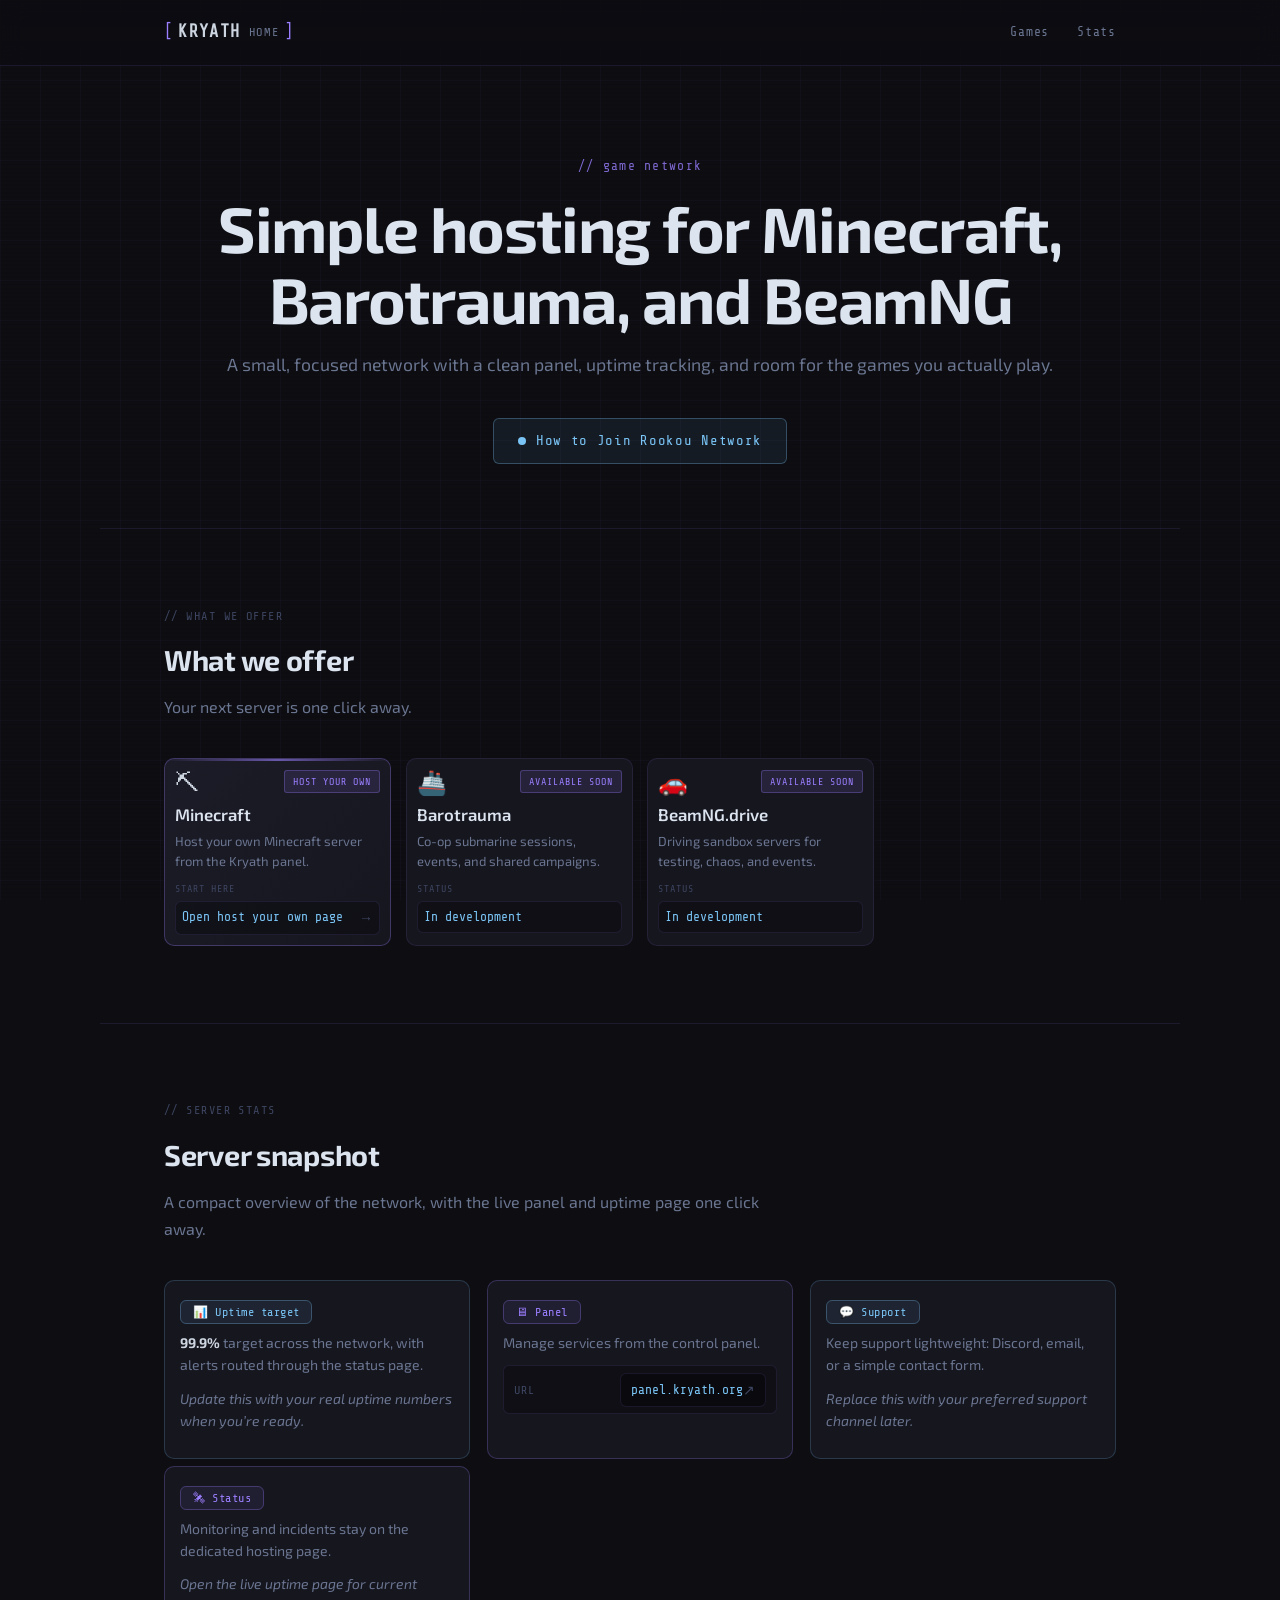
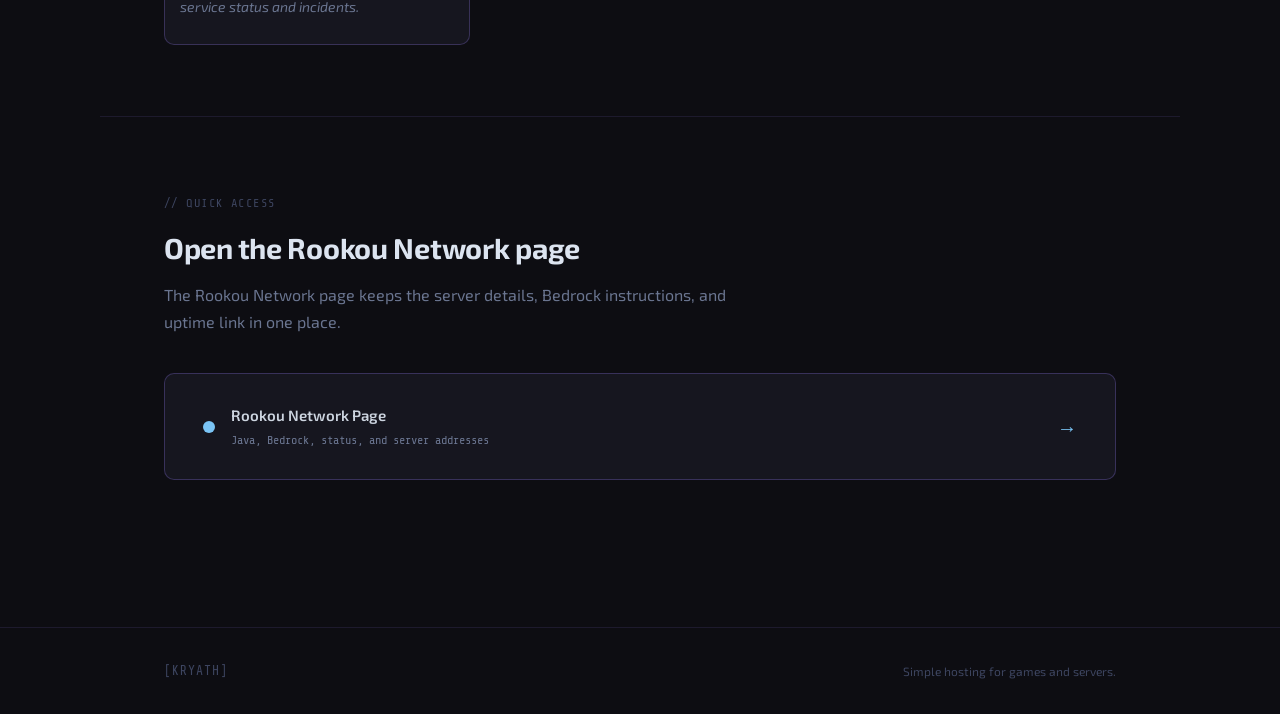
<file: index.html>
<!DOCTYPE html>
<html lang="en">
<head>
  <meta charset="UTF-8" />
  <meta name="viewport" content="width=device-width, initial-scale=1.0" />
  <title>Kryath</title>
  <link rel="preconnect" href="https://fonts.googleapis.com" />
  <link rel="preconnect" href="https://fonts.gstatic.com" crossorigin />
  <link href="https://fonts.googleapis.com/css2?family=Share+Tech+Mono&family=Exo+2:wght@300;400;600;700&display=swap" rel="stylesheet" />
  <link rel="stylesheet" href="style.css" />
</head>
<body>

  <div class="grid-bg" aria-hidden="true"></div>
  <div class="scanline" aria-hidden="true"></div>

  <header>
    <div class="header-inner container">
      <div class="logo">
        <span class="logo-bracket">[</span>
        <span class="logo-text">KRYATH</span>
        <span class="logo-sub">HOME</span>
        <span class="logo-bracket">]</span>
      </div>
      <nav>
        <a href="#games">Games</a>
        <a href="#stats">Stats</a>
      </nav>
    </div>
  </header>

  <main>

    <section class="hero container">
      <div class="hero-tag">// game network</div>
      <h1>Simple hosting for Minecraft, Barotrauma, and BeamNG</h1>
      <p class="hero-sub">A small, focused network with a clean panel, uptime tracking, and room for the games you actually play.</p>
      <div class="hero-actions">
        <a href="rookounetwork/" class="btn-status">
          <span class="pulse-dot"></span>
          How to Join Rookou Network
        </a>
      </div>
    </section>

    <section id="games" class="container section">
      <div class="section-label">// what we offer</div>
      <h2>What we offer</h2>
      <p class="section-intro">Your next server is one click away.</p>
      <div class="server-grid">

        <a class="server-card featured card-link" href="host/" aria-label="Open host your own Minecraft page">
          <div class="card-top">
            <div class="server-icon survival" aria-hidden="true">⛏</div>
            <div class="card-badge">Host your own</div>
          </div>
          <h3>Minecraft</h3>
          <p class="card-desc">Host your own Minecraft server from the Kryath panel.</p>
          <div class="address-block">
            <span class="addr-label">Start here</span>
            <span class="addr-copy static">
              <span class="addr-text">Open host your own page</span>
              <span class="copy-icon">→</span>
            </span>
          </div>
        </a>

        <div class="server-card">
          <div class="card-top">
            <div class="server-icon archive" aria-hidden="true">🚢</div>
            <div class="card-badge">Available soon</div>
          </div>
          <h3>Barotrauma</h3>
          <p class="card-desc">Co-op submarine sessions, events, and shared campaigns.</p>
          <div class="address-block">
            <span class="addr-label">Status</span>
            <span class="addr-copy static">
              <span class="addr-text">In development</span>
            </span>
          </div>
        </div>

        <div class="server-card">
          <div class="card-top">
            <div class="server-icon creative" aria-hidden="true">🚗</div>
            <div class="card-badge">Available soon</div>
          </div>
          <h3>BeamNG.drive</h3>
          <p class="card-desc">Driving sandbox servers for testing, chaos, and events.</p>
          <div class="address-block">
            <span class="addr-label">Status</span>
            <span class="addr-copy static">
              <span class="addr-text">In development</span>
            </span>
          </div>
        </div>

      </div>
    </section>

    <section id="stats" class="container section">
      <div class="section-label">// server stats</div>
      <h2>Server snapshot</h2>
      <p class="section-intro">A compact overview of the network, with the live panel and uptime page one click away.</p>

      <div class="bedrock-grid">

        <div class="bedrock-card mcpe">
          <div class="bedrock-card-header">
            <span class="platform-badge mcpe-badge">📊 Uptime target</span>
          </div>
          <p><strong>99.9%</strong> target across the network, with alerts routed through the status page.</p>
          <p class="card-note">Update this with your real uptime numbers when you’re ready.</p>
        </div>

        <a class="bedrock-card xbox card-link" href="https://panel.kryath.org" target="_blank" rel="noopener" aria-label="Open server panel">
          <div class="bedrock-card-header">
            <span class="platform-badge xbox-badge">🖥 Panel</span>
          </div>
          <p>Manage services from the control panel.</p>
          <div class="connection-table">
            <div class="conn-row">
              <span class="conn-key">URL</span>
              <span class="addr-copy inline static">
                <span class="addr-text">panel.kryath.org</span>
                <span class="copy-icon">↗</span>
              </span>
            </div>
          </div>
        </a>

        <div class="bedrock-card mcpe">
          <div class="bedrock-card-header">
            <span class="platform-badge mcpe-badge">💬 Support</span>
          </div>
          <p>Keep support lightweight: Discord, email, or a simple contact form.</p>
          <p class="card-note">Replace this with your preferred support channel later.</p>
        </div>

        <a class="bedrock-card xbox card-link" href="https://uptime.kryath.org/status/gamehosting" target="_blank" rel="noopener" aria-label="Open live uptime status page">
          <div class="bedrock-card-header">
            <span class="platform-badge xbox-badge">🛰 Status</span>
          </div>
          <p>Monitoring and incidents stay on the dedicated hosting page.</p>
          <p class="card-note">Open the live uptime page for current service status and incidents.</p>
        </a>

      </div>
    </section>

    <section class="container section">
      <div class="section-label">// quick access</div>
      <h2>Open the Rookou Network page</h2>
      <p class="section-intro">The Rookou Network page keeps the server details, Bedrock instructions, and uptime link in one place.</p>
      <a href="rookounetwork/" target="_self" class="status-banner">
        <div class="status-banner-left">
          <span class="pulse-dot large"></span>
          <div>
            <span class="status-banner-title">Rookou Network Page</span>
            <span class="status-banner-url">Java, Bedrock, status, and server addresses</span>
          </div>
        </div>
        <span class="status-banner-arrow">→</span>
      </a>
    </section>

  </main>

  <footer>
    <div class="container footer-inner">
      <span class="logo-small">[KRYATH]</span>
      <span class="footer-copy">Simple hosting for games and servers.</span>
    </div>
  </footer>

  <script src="main.js"></script>
</body>
</html>
</file>
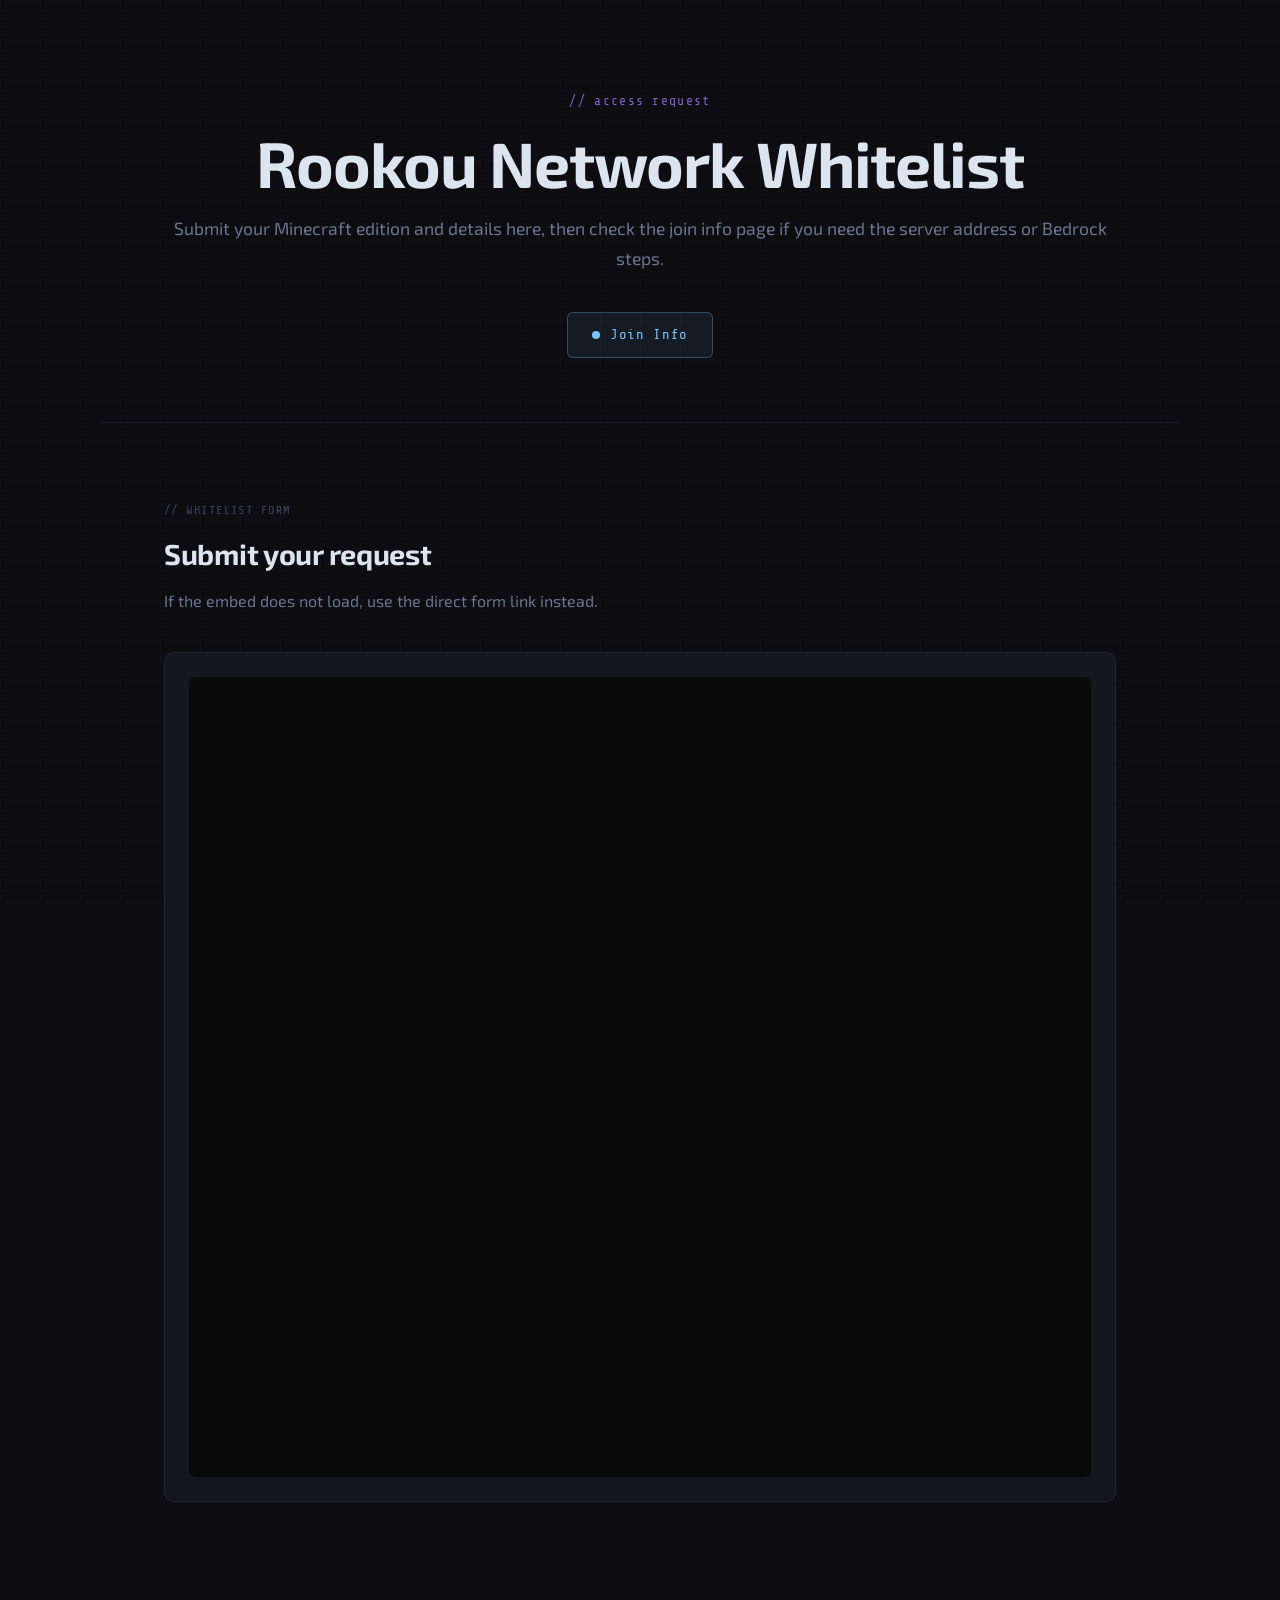
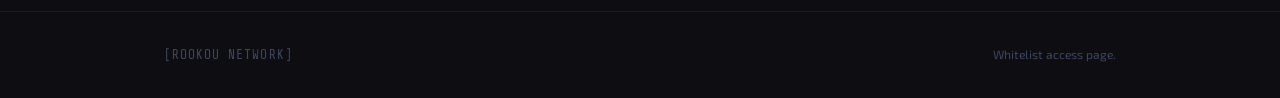
<file: friendjoiningserver/index.html>
<!DOCTYPE html>
<html lang="en">
<head>
  <meta charset="UTF-8" />
  <meta name="viewport" content="width=device-width, initial-scale=1.0" />
  <meta name="robots" content="noindex, nofollow" />
  <title>Rookou Network | Whitelist</title>
  <link rel="preconnect" href="https://fonts.googleapis.com" />
  <link rel="preconnect" href="https://fonts.gstatic.com" crossorigin />
  <link href="https://fonts.googleapis.com/css2?family=Share+Tech+Mono&family=Exo+2:wght@300;400;600;700&display=swap" rel="stylesheet" />
  <link rel="stylesheet" href="../style.css" />
</head>
<body>

  <div class="grid-bg" aria-hidden="true"></div>
  <div class="scanline" aria-hidden="true"></div>

  <main>
    <section class="hero container">
      <div class="hero-tag">// access request</div>
      <h1>Rookou Network Whitelist</h1>
      <p class="hero-sub">Submit your Minecraft edition and details here, then check the join info page if you need the server address or Bedrock steps.</p>
      <div class="hero-actions">
        <a href="../rookounetwork/" class="btn-status">
          <span class="pulse-dot"></span>
          Join Info
        </a>
      </div>
    </section>

    <section class="container section">
      <div class="section-label">// whitelist form</div>
      <h2>Submit your request</h2>
      <p class="section-intro">If the embed does not load, use the direct form link instead.</p>

      <div class="embed-shell">
        <iframe
          class="form-frame dark-form-embed"
          src="https://docs.google.com/forms/d/e/1FAIpQLSe48AyFpFCC0KmnOXdo_Cc2PTQEu8BnD0yn7qUO1U0ALJC7dA/viewform?embedded=true"
          title="Rookou Network Whitelist Form"
          loading="lazy"
          id="whitelistFrame"
        >
          Loading form...
        </iframe>
        <a
          href="https://docs.google.com/forms/d/e/1FAIpQLSe48AyFpFCC0KmnOXdo_Cc2PTQEu8BnD0yn7qUO1U0ALJC7dA/viewform?usp=send_form"
          target="_blank"
          rel="noopener"
          class="btn-status secondary form-fallback"
          id="formFallback"
        >
          Open Form Directly
        </a>
      </div>

    </section>
  </main>

  <footer>
    <div class="container footer-inner">
      <span class="logo-small">[ROOKOU NETWORK]</span>
      <span class="footer-copy">Whitelist access page.</span>
    </div>
  </footer>

  <script>
    (function () {
      const frame = document.getElementById('whitelistFrame');
      const fallback = document.getElementById('formFallback');
      if (!frame || !fallback) return;

      const revealFallback = () => {
        fallback.classList.add('is-visible');
      };

      const hideFallback = () => {
        fallback.classList.remove('is-visible');
      };

      const timeoutId = window.setTimeout(revealFallback, 4000);

      frame.addEventListener('load', () => {
        window.clearTimeout(timeoutId);
        hideFallback();
      });

      frame.addEventListener('error', () => {
        window.clearTimeout(timeoutId);
        revealFallback();
      });
    })();
  </script>

</body>
</html>
</file>
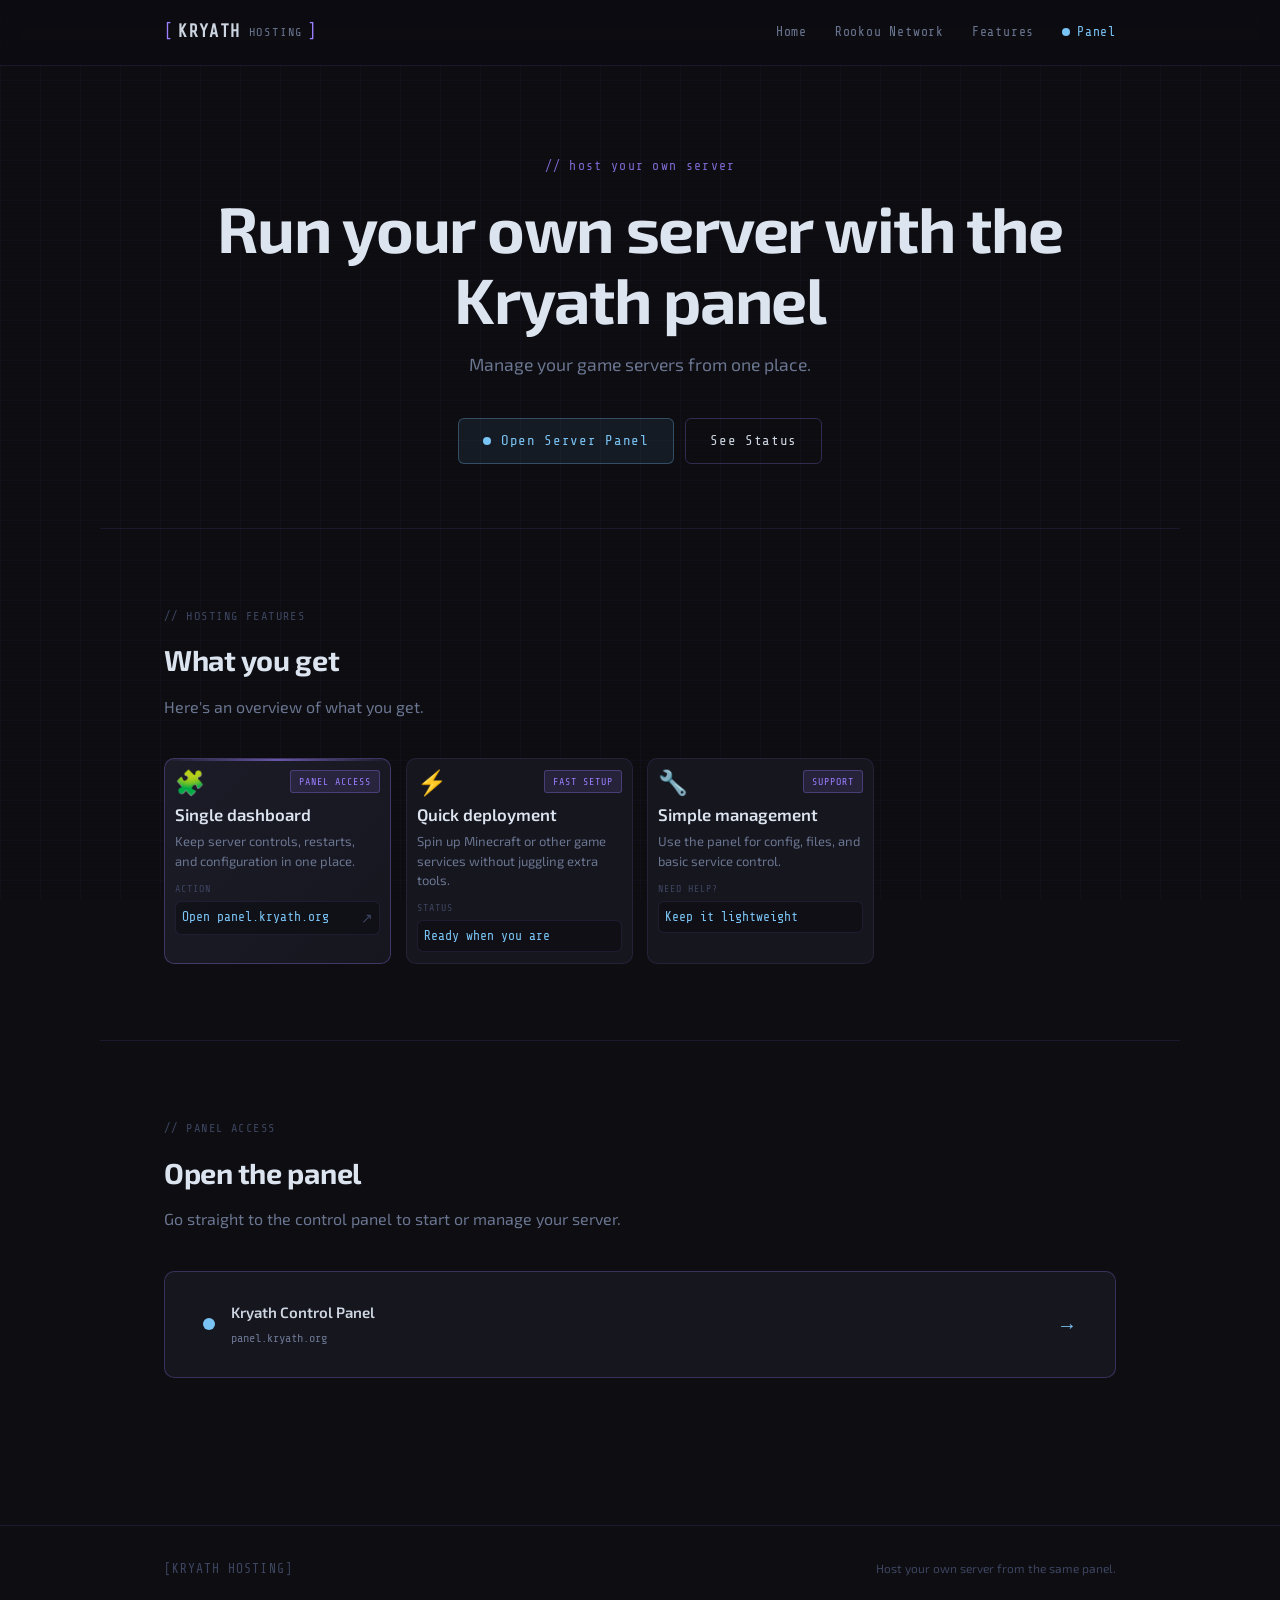
<file: host/index.html>
<!DOCTYPE html>
<html lang="en">
<head>
  <meta charset="UTF-8" />
  <meta name="viewport" content="width=device-width, initial-scale=1.0" />
  <title>Kryath | Host Your Own</title>
  <link rel="preconnect" href="https://fonts.googleapis.com" />
  <link rel="preconnect" href="https://fonts.gstatic.com" crossorigin />
  <link href="https://fonts.googleapis.com/css2?family=Share+Tech+Mono&family=Exo+2:wght@300;400;600;700&display=swap" rel="stylesheet" />
  <link rel="stylesheet" href="../style.css" />
</head>
<body>

  <div class="grid-bg" aria-hidden="true"></div>
  <div class="scanline" aria-hidden="true"></div>

  <header>
    <div class="header-inner container">
      <div class="logo">
        <span class="logo-bracket">[</span>
        <span class="logo-text">KRYATH</span>
        <span class="logo-sub">HOSTING</span>
        <span class="logo-bracket">]</span>
      </div>
      <nav>
        <a href="https://kryath.org/">Home</a>
        <a href="../rookounetwork/">Rookou Network</a>
        <a href="#features">Features</a>
        <a href="#panel" class="nav-status">
          <span class="pulse-dot"></span>Panel
        </a>
      </nav>
    </div>
  </header>

  <main>
    <section class="hero container">
      <div class="hero-tag">// host your own server</div>
      <h1>Run your own server with the Kryath panel</h1>
      <p class="hero-sub">Manage your game servers from one place.</p>
      <div class="hero-actions">
        <a href="https://panel.kryath.org" target="_blank" rel="noopener" class="btn-status">
          <span class="pulse-dot"></span>
          Open Server Panel
        </a>
        <a href="https://uptime.kryath.org/status/gamehosting" target="_blank" rel="noopener" class="btn-status secondary">
          See Status
        </a>
      </div>
    </section>

    <section id="features" class="container section">
      <div class="section-label">// hosting features</div>
      <h2>What you get</h2>
      <p class="section-intro">Here's an overview of what you get.</p>

      <div class="server-grid">
        <a class="server-card featured card-link" href="https://panel.kryath.org" target="_blank" rel="noopener" aria-label="Open panel.kryath.org">
          <div class="card-top">
            <div class="server-icon survival" aria-hidden="true">🧩</div>
            <div class="card-badge">Panel access</div>
          </div>
          <h3>Single dashboard</h3>
          <p class="card-desc">Keep server controls, restarts, and configuration in one place.</p>
          <div class="address-block">
            <span class="addr-label">Action</span>
            <span class="addr-copy static">
              <span class="addr-text">Open panel.kryath.org</span>
              <span class="copy-icon">↗</span>
            </span>
          </div>
        </a>

        <div class="server-card">
          <div class="card-top">
            <div class="server-icon archive" aria-hidden="true">⚡</div>
            <div class="card-badge">Fast setup</div>
          </div>
          <h3>Quick deployment</h3>
          <p class="card-desc">Spin up Minecraft or other game services without juggling extra tools.</p>
          <div class="address-block">
            <span class="addr-label">Status</span>
            <span class="addr-copy static">
              <span class="addr-text">Ready when you are</span>
            </span>
          </div>
        </div>

        <div class="server-card">
          <div class="card-top">
            <div class="server-icon creative" aria-hidden="true">🔧</div>
            <div class="card-badge">Support</div>
          </div>
          <h3>Simple management</h3>
          <p class="card-desc">Use the panel for config, files, and basic service control.</p>
          <div class="address-block">
            <span class="addr-label">Need help?</span>
            <span class="addr-copy static">
              <span class="addr-text">Keep it lightweight</span>
            </span>
          </div>
        </div>
      </div>
    </section>

    <section id="panel" class="container section">
      <div class="section-label">// panel access</div>
      <h2>Open the panel</h2>
      <p class="section-intro">Go straight to the control panel to start or manage your server.</p>
      <a href="https://panel.kryath.org" target="_blank" rel="noopener" class="status-banner">
        <div class="status-banner-left">
          <span class="pulse-dot large"></span>
          <div>
            <span class="status-banner-title">Kryath Control Panel</span>
            <span class="status-banner-url">panel.kryath.org</span>
          </div>
        </div>
        <span class="status-banner-arrow">→</span>
      </a>
    </section>
  </main>

  <footer>
    <div class="container footer-inner">
      <span class="logo-small">[KRYATH HOSTING]</span>
      <span class="footer-copy">Host your own server from the same panel.</span>
    </div>
  </footer>

  <script src="../main.js"></script>
</body>
</html>
</file>
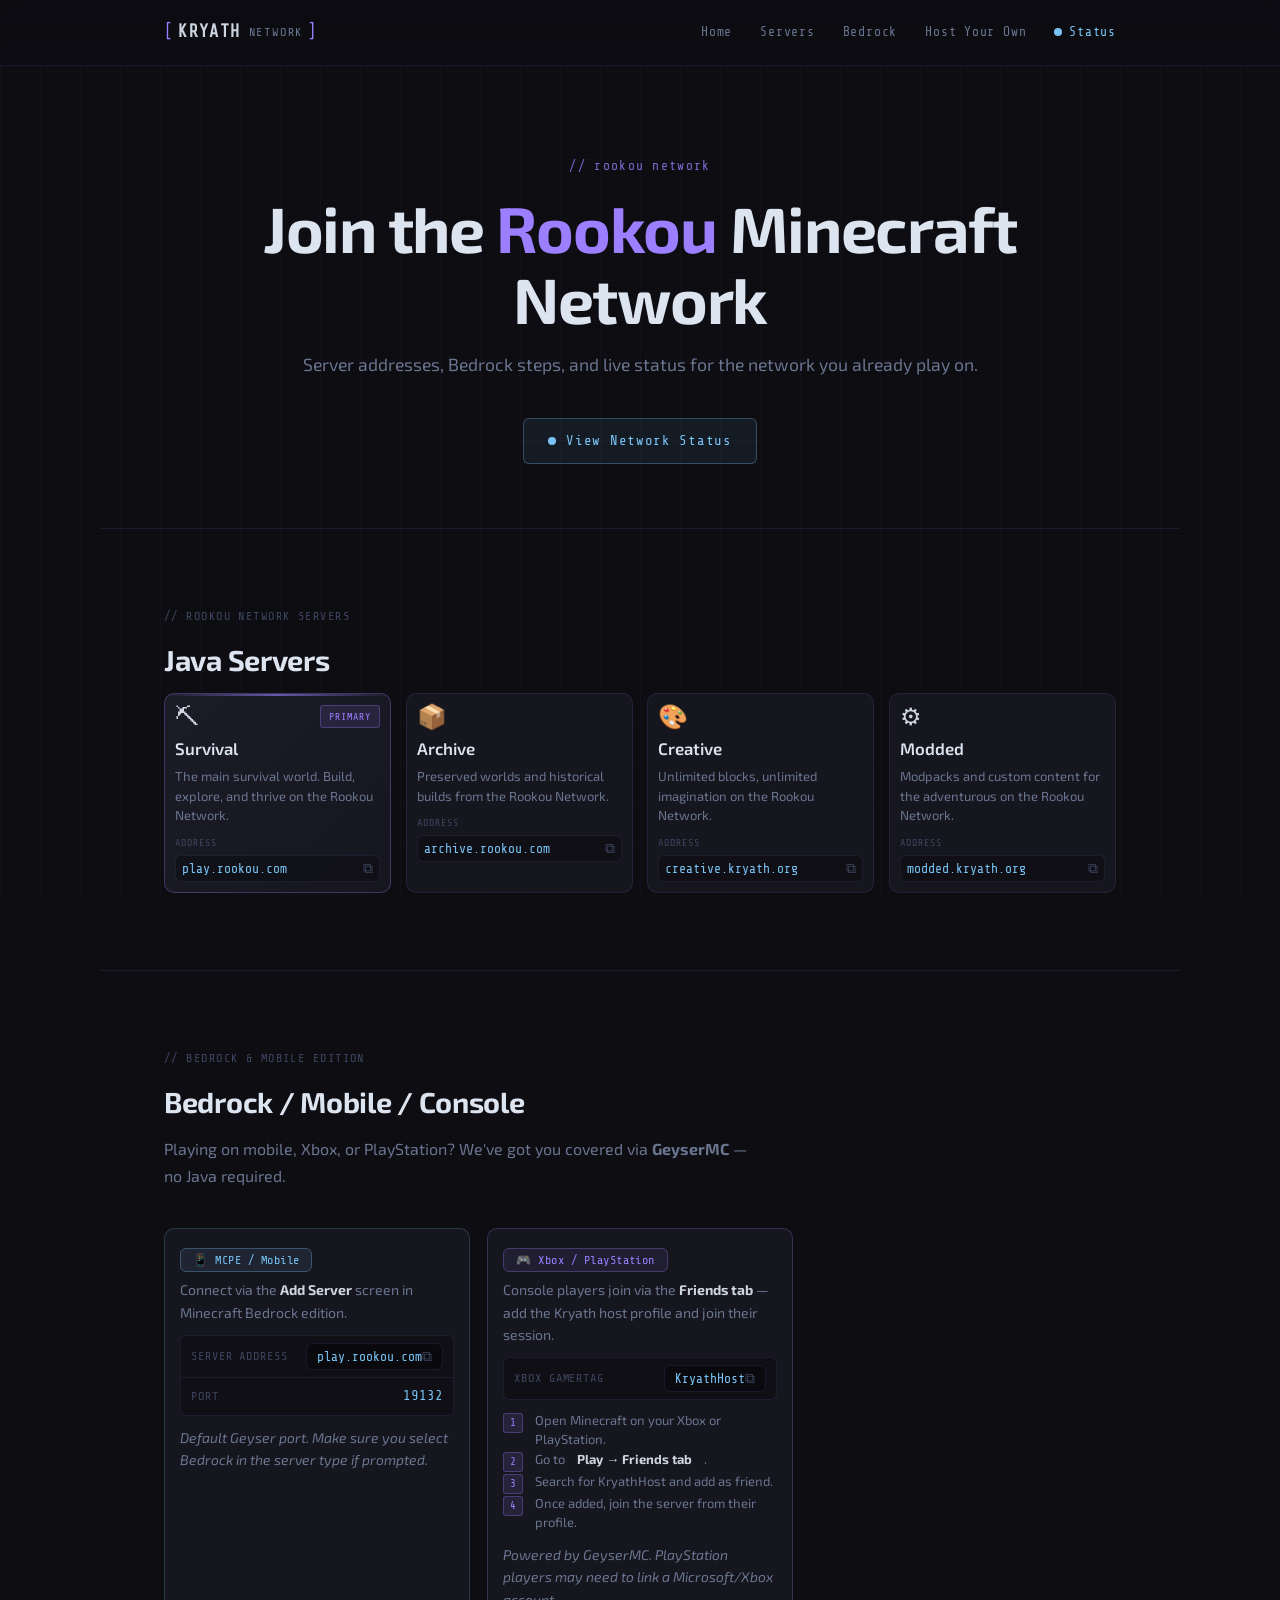
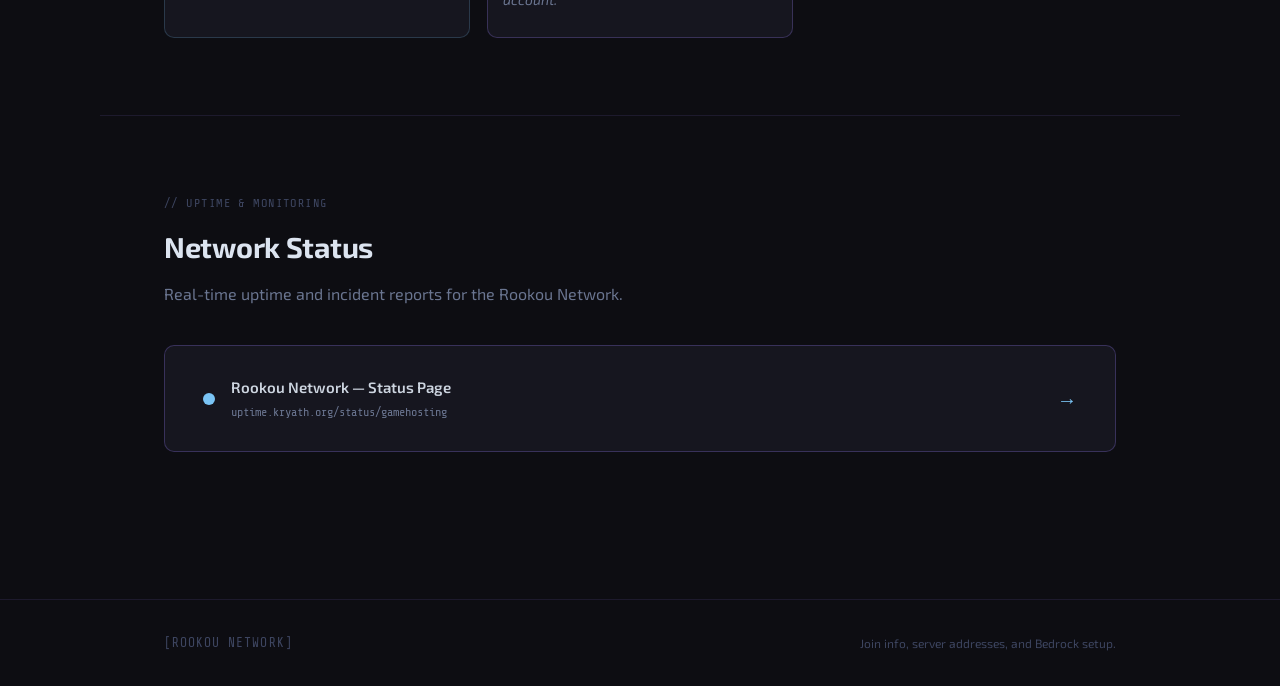
<file: rookounetwork/index.html>
<!DOCTYPE html>
<html lang="en">
<head>
  <meta charset="UTF-8" />
  <meta name="viewport" content="width=device-width, initial-scale=1.0" />
  <title>Rookou Network | Minecraft Info</title>
  <link rel="preconnect" href="https://fonts.googleapis.com" />
  <link rel="preconnect" href="https://fonts.gstatic.com" crossorigin />
  <link href="https://fonts.googleapis.com/css2?family=Share+Tech+Mono&family=Exo+2:wght@300;400;600;700&display=swap" rel="stylesheet" />
  <link rel="stylesheet" href="../style.css" />
</head>
<body>

  <div class="grid-bg" aria-hidden="true"></div>
  <div class="scanline" aria-hidden="true"></div>

  <header>
    <div class="header-inner container">
      <div class="logo">
        <span class="logo-bracket">[</span>
        <span class="logo-text">KRYATH</span>
        <span class="logo-sub">NETWORK</span>
        <span class="logo-bracket">]</span>
      </div>
      <nav>
        <a href="https://kryath.org/">Home</a>
        <a href="#servers">Servers</a>
        <a href="#bedrock">Bedrock</a>
        <a href="../host/">Host Your Own</a>
        <a href="#status" class="nav-status">
          <span class="pulse-dot"></span>Status
        </a>
      </nav>
    </div>
  </header>

  <main>

    <section class="hero container">
      <div class="hero-tag">// rookou network</div>
      <h1>Join the <span class="accent">Rookou</span> Minecraft Network</h1>
      <p class="hero-sub">Server addresses, Bedrock steps, and live status for the network you already play on.</p>
      <a href="https://uptime.kryath.org/status/gamehosting" target="_blank" rel="noopener" class="btn-status">
        <span class="pulse-dot"></span>
        View Network Status
      </a>
    </section>

    <section id="servers" class="container section">
      <div class="section-label">// rookou network servers</div>
      <h2>Java Servers</h2>
      <div class="server-grid">

        <div class="server-card featured">
          <div class="card-top">
            <div class="server-icon survival" aria-hidden="true">⛏</div>
            <div class="card-badge">Primary</div>
          </div>
          <h3>Survival</h3>
          <p class="card-desc">The main survival world. Build, explore, and thrive on the Rookou Network.</p>
          <div class="address-block">
            <span class="addr-label">Address</span>
            <button class="addr-copy" data-addr="play.rookou.com" onclick="copyAddr(this)">
              <span class="addr-text">play.rookou.com</span>
              <span class="copy-icon">⧉</span>
            </button>
          </div>
        </div>

        <div class="server-card">
          <div class="card-top">
            <div class="server-icon archive" aria-hidden="true">📦</div>
          </div>
          <h3>Archive</h3>
          <p class="card-desc">Preserved worlds and historical builds from the Rookou Network.</p>
          <div class="address-block">
            <span class="addr-label">Address</span>
            <button class="addr-copy" data-addr="archive.rookou.com" onclick="copyAddr(this)">
              <span class="addr-text">archive.rookou.com</span>
              <span class="copy-icon">⧉</span>
            </button>
          </div>
        </div>

        <div class="server-card">
          <div class="card-top">
            <div class="server-icon creative" aria-hidden="true">🎨</div>
          </div>
          <h3>Creative</h3>
          <p class="card-desc">Unlimited blocks, unlimited imagination on the Rookou Network.</p>
          <div class="address-block">
            <span class="addr-label">Address</span>
            <button class="addr-copy" data-addr="creative.kryath.org" onclick="copyAddr(this)">
              <span class="addr-text">creative.kryath.org</span>
              <span class="copy-icon">⧉</span>
            </button>
          </div>
        </div>

        <div class="server-card">
          <div class="card-top">
            <div class="server-icon modded" aria-hidden="true">⚙</div>
          </div>
          <h3>Modded</h3>
          <p class="card-desc">Modpacks and custom content for the adventurous on the Rookou Network.</p>
          <div class="address-block">
            <span class="addr-label">Address</span>
            <button class="addr-copy" data-addr="modded.kryath.org" onclick="copyAddr(this)">
              <span class="addr-text">modded.kryath.org</span>
              <span class="copy-icon">⧉</span>
            </button>
          </div>
        </div>

      </div>
    </section>

    <section id="bedrock" class="container section">
      <div class="section-label">// bedrock &amp; mobile edition</div>
      <h2>Bedrock / Mobile / Console</h2>
      <p class="section-intro">Playing on mobile, Xbox, or PlayStation? We've got you covered via <strong>GeyserMC</strong> — no Java required.
      </p>

      <div class="bedrock-grid">

        <div class="bedrock-card mcpe">
          <div class="bedrock-card-header">
            <span class="platform-badge mcpe-badge">📱 MCPE / Mobile</span>
          </div>
          <p>Connect via the <strong>Add Server</strong> screen in Minecraft Bedrock edition.</p>
          <div class="connection-table">
            <div class="conn-row">
              <span class="conn-key">Server Address</span>
              <button class="addr-copy inline" data-addr="play.rookou.com" onclick="copyAddr(this)">
                <span class="addr-text">play.rookou.com</span>
                <span class="copy-icon">⧉</span>
              </button>
            </div>
            <div class="conn-row">
              <span class="conn-key">Port</span>
              <span class="conn-val mono">19132</span>
            </div>
          </div>
          <p class="card-note">Default Geyser port. Make sure you select <em>Bedrock</em> in the server type if prompted.</p>
        </div>

        <div class="bedrock-card xbox">
          <div class="bedrock-card-header">
            <span class="platform-badge xbox-badge">🎮 Xbox / PlayStation</span>
          </div>
          <p>Console players join via the <strong>Friends tab</strong> — add the Kryath host profile and join their session.</p>
          <div class="connection-table">
            <div class="conn-row">
              <span class="conn-key">Xbox Gamertag</span>
              <button class="addr-copy inline" data-addr="KryathHost" onclick="copyAddr(this)">
                <span class="addr-text">KryathHost</span>
                <span class="copy-icon">⧉</span>
              </button>
            </div>
          </div>
          <ol class="steps">
            <li>Open Minecraft on your Xbox or PlayStation.</li>
            <li>Go to <strong>Play → Friends tab</strong>.</li>
            <li>Search for KryathHost and add as friend.</li>
            <li>Once added, join the server from their profile.</li>
          </ol>
          <p class="card-note">Powered by GeyserMC. PlayStation players may need to link a Microsoft/Xbox account.</p>
        </div>

      </div>
    </section>

    <section id="status" class="container section">
      <div class="section-label">// uptime &amp; monitoring</div>
      <h2>Network Status</h2>
      <p class="section-intro">Real-time uptime and incident reports for the Rookou Network.</p>
      <a href="https://uptime.kryath.org/status/gamehosting" target="_blank" rel="noopener" class="status-banner">
        <div class="status-banner-left">
          <span class="pulse-dot large"></span>
          <div>
            <span class="status-banner-title">Rookou Network — Status Page</span>
            <span class="status-banner-url">uptime.kryath.org/status/gamehosting</span>
          </div>
        </div>
        <span class="status-banner-arrow">→</span>
      </a>
    </section>

  </main>

  <footer>
    <div class="container footer-inner">
      <span class="logo-small">[ROOKOU NETWORK]</span>
      <span class="footer-copy">Join info, server addresses, and Bedrock setup.</span>
    </div>
  </footer>

  <div class="toast" id="toast">Copied to clipboard!</div>

  <script src="../main.js"></script>
</body>
</html>
</file>
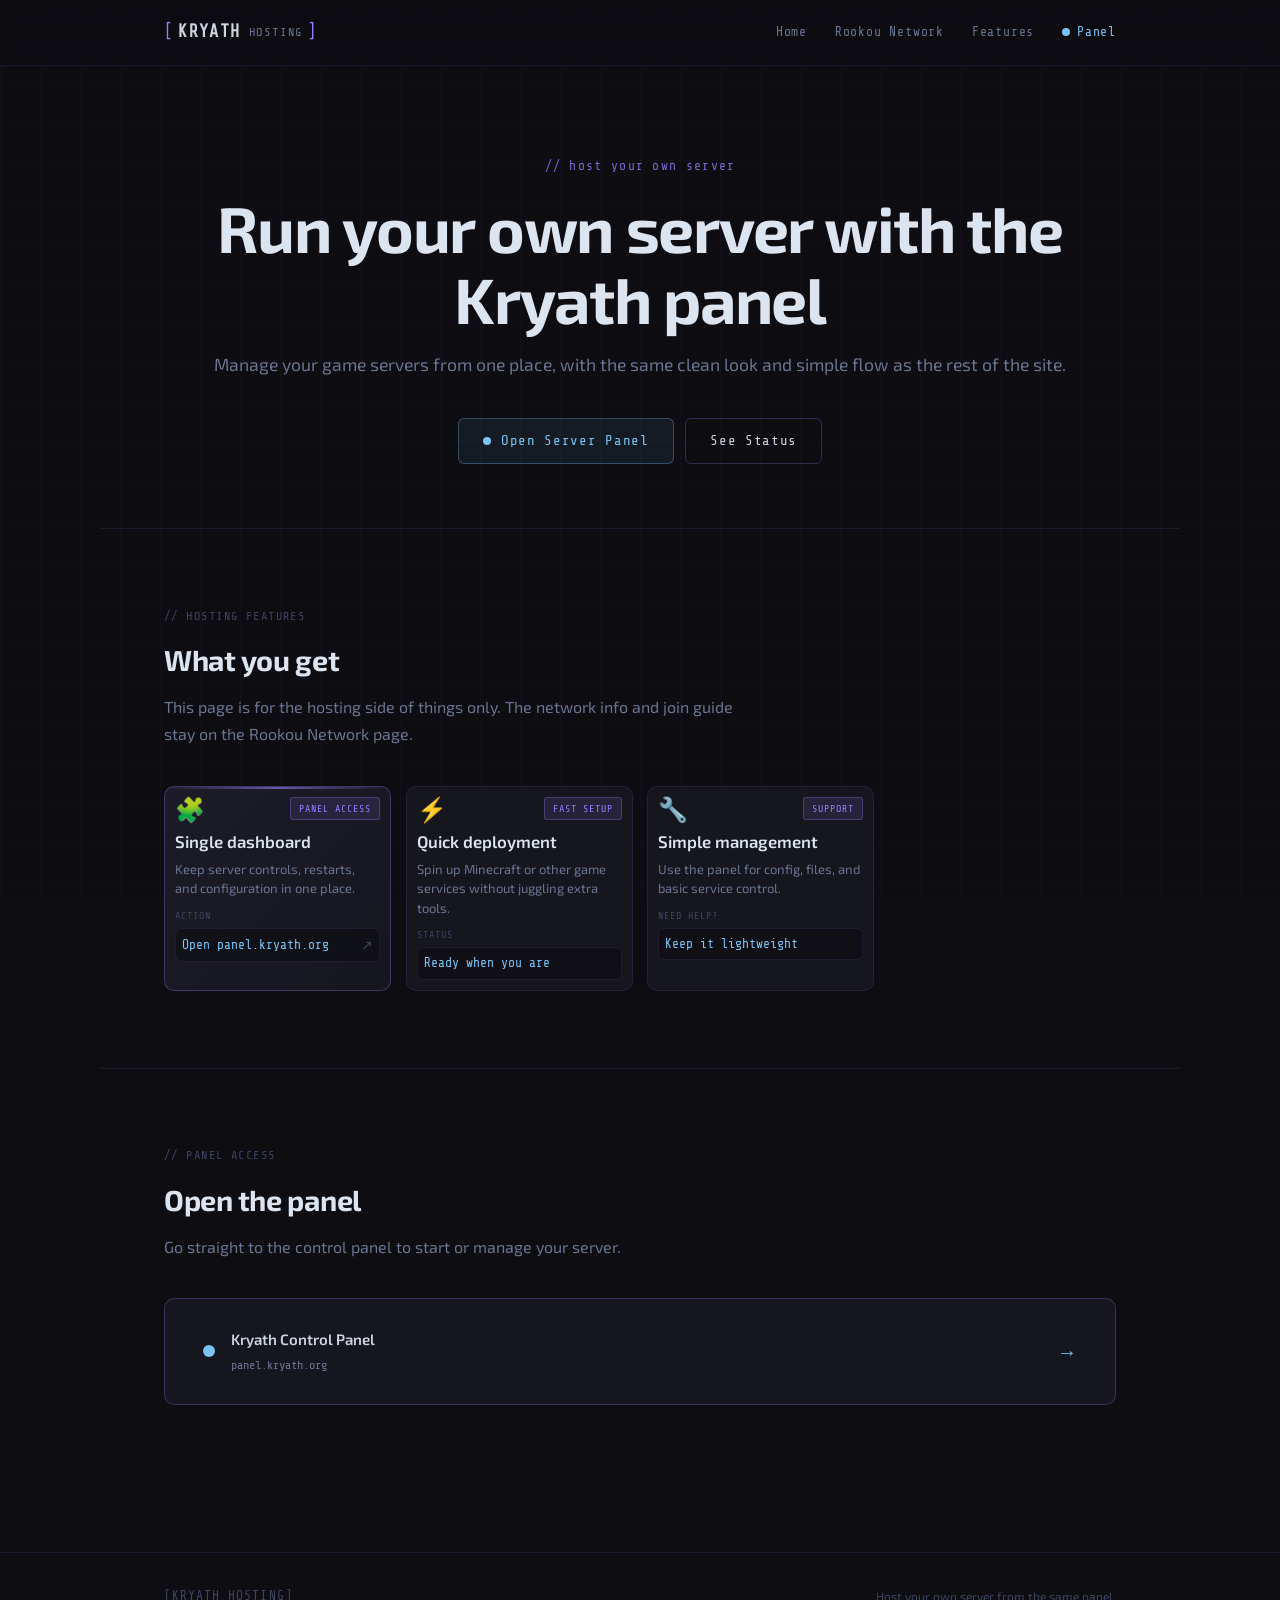
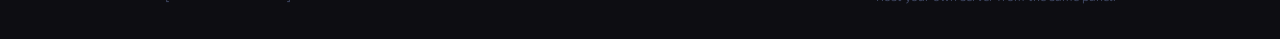
<file: host.html>
<!DOCTYPE html>
<html lang="en">
<head>
  <meta charset="UTF-8" />
  <meta name="viewport" content="width=device-width, initial-scale=1.0" />
  <title>Kryath | Host Your Own</title>
  <link rel="preconnect" href="https://fonts.googleapis.com" />
  <link rel="preconnect" href="https://fonts.gstatic.com" crossorigin />
  <link href="https://fonts.googleapis.com/css2?family=Share+Tech+Mono&family=Exo+2:wght@300;400;600;700&display=swap" rel="stylesheet" />
  <link rel="stylesheet" href="style.css" />
</head>
<body>

  <div class="grid-bg" aria-hidden="true"></div>
  <div class="scanline" aria-hidden="true"></div>

  <header>
    <div class="header-inner container">
      <div class="logo">
        <span class="logo-bracket">[</span>
        <span class="logo-text">KRYATH</span>
        <span class="logo-sub">HOSTING</span>
        <span class="logo-bracket">]</span>
      </div>
      <nav>
        <a href="index.html">Home</a>
        <a href="rookounetwork.html">Rookou Network</a>
        <a href="#features">Features</a>
        <a href="#panel" class="nav-status">
          <span class="pulse-dot"></span>Panel
        </a>
      </nav>
    </div>
  </header>

  <main>
    <section class="hero container">
      <div class="hero-tag">// host your own server</div>
      <h1>Run your own server with the Kryath panel</h1>
      <p class="hero-sub">Manage your game servers from one place, with the same clean look and simple flow as the rest of the site.</p>
      <div class="hero-actions">
        <a href="https://panel.kryath.org" target="_blank" rel="noopener" class="btn-status">
          <span class="pulse-dot"></span>
          Open Server Panel
        </a>
        <a href="https://uptime.kryath.org/status/gamehosting" target="_blank" rel="noopener" class="btn-status secondary">
          See Status
        </a>
      </div>
    </section>

    <section id="features" class="container section">
      <div class="section-label">// hosting features</div>
      <h2>What you get</h2>
      <p class="section-intro">This page is for the hosting side of things only. The network info and join guide stay on the Rookou Network page.</p>

      <div class="server-grid">
        <a class="server-card featured card-link" href="https://panel.kryath.org" target="_blank" rel="noopener" aria-label="Open panel.kryath.org">
          <div class="card-top">
            <div class="server-icon survival" aria-hidden="true">🧩</div>
            <div class="card-badge">Panel access</div>
          </div>
          <h3>Single dashboard</h3>
          <p class="card-desc">Keep server controls, restarts, and configuration in one place.</p>
          <div class="address-block">
            <span class="addr-label">Action</span>
            <span class="addr-copy static">
              <span class="addr-text">Open panel.kryath.org</span>
              <span class="copy-icon">↗</span>
            </span>
          </div>
        </a>

        <div class="server-card">
          <div class="card-top">
            <div class="server-icon archive" aria-hidden="true">⚡</div>
            <div class="card-badge">Fast setup</div>
          </div>
          <h3>Quick deployment</h3>
          <p class="card-desc">Spin up Minecraft or other game services without juggling extra tools.</p>
          <div class="address-block">
            <span class="addr-label">Status</span>
            <span class="addr-copy static">
              <span class="addr-text">Ready when you are</span>
            </span>
          </div>
        </div>

        <div class="server-card">
          <div class="card-top">
            <div class="server-icon creative" aria-hidden="true">🔧</div>
            <div class="card-badge">Support</div>
          </div>
          <h3>Simple management</h3>
          <p class="card-desc">Use the panel for config, files, and basic service control.</p>
          <div class="address-block">
            <span class="addr-label">Need help?</span>
            <span class="addr-copy static">
              <span class="addr-text">Keep it lightweight</span>
            </span>
          </div>
        </div>
      </div>
    </section>

    <section id="panel" class="container section">
      <div class="section-label">// panel access</div>
      <h2>Open the panel</h2>
      <p class="section-intro">Go straight to the control panel to start or manage your server.</p>
      <a href="https://panel.kryath.org" target="_blank" rel="noopener" class="status-banner">
        <div class="status-banner-left">
          <span class="pulse-dot large"></span>
          <div>
            <span class="status-banner-title">Kryath Control Panel</span>
            <span class="status-banner-url">panel.kryath.org</span>
          </div>
        </div>
        <span class="status-banner-arrow">→</span>
      </a>
    </section>
  </main>

  <footer>
    <div class="container footer-inner">
      <span class="logo-small">[KRYATH HOSTING]</span>
      <span class="footer-copy">Host your own server from the same panel.</span>
    </div>
  </footer>

  <script src="main.js"></script>
</body>
</html>
</file>
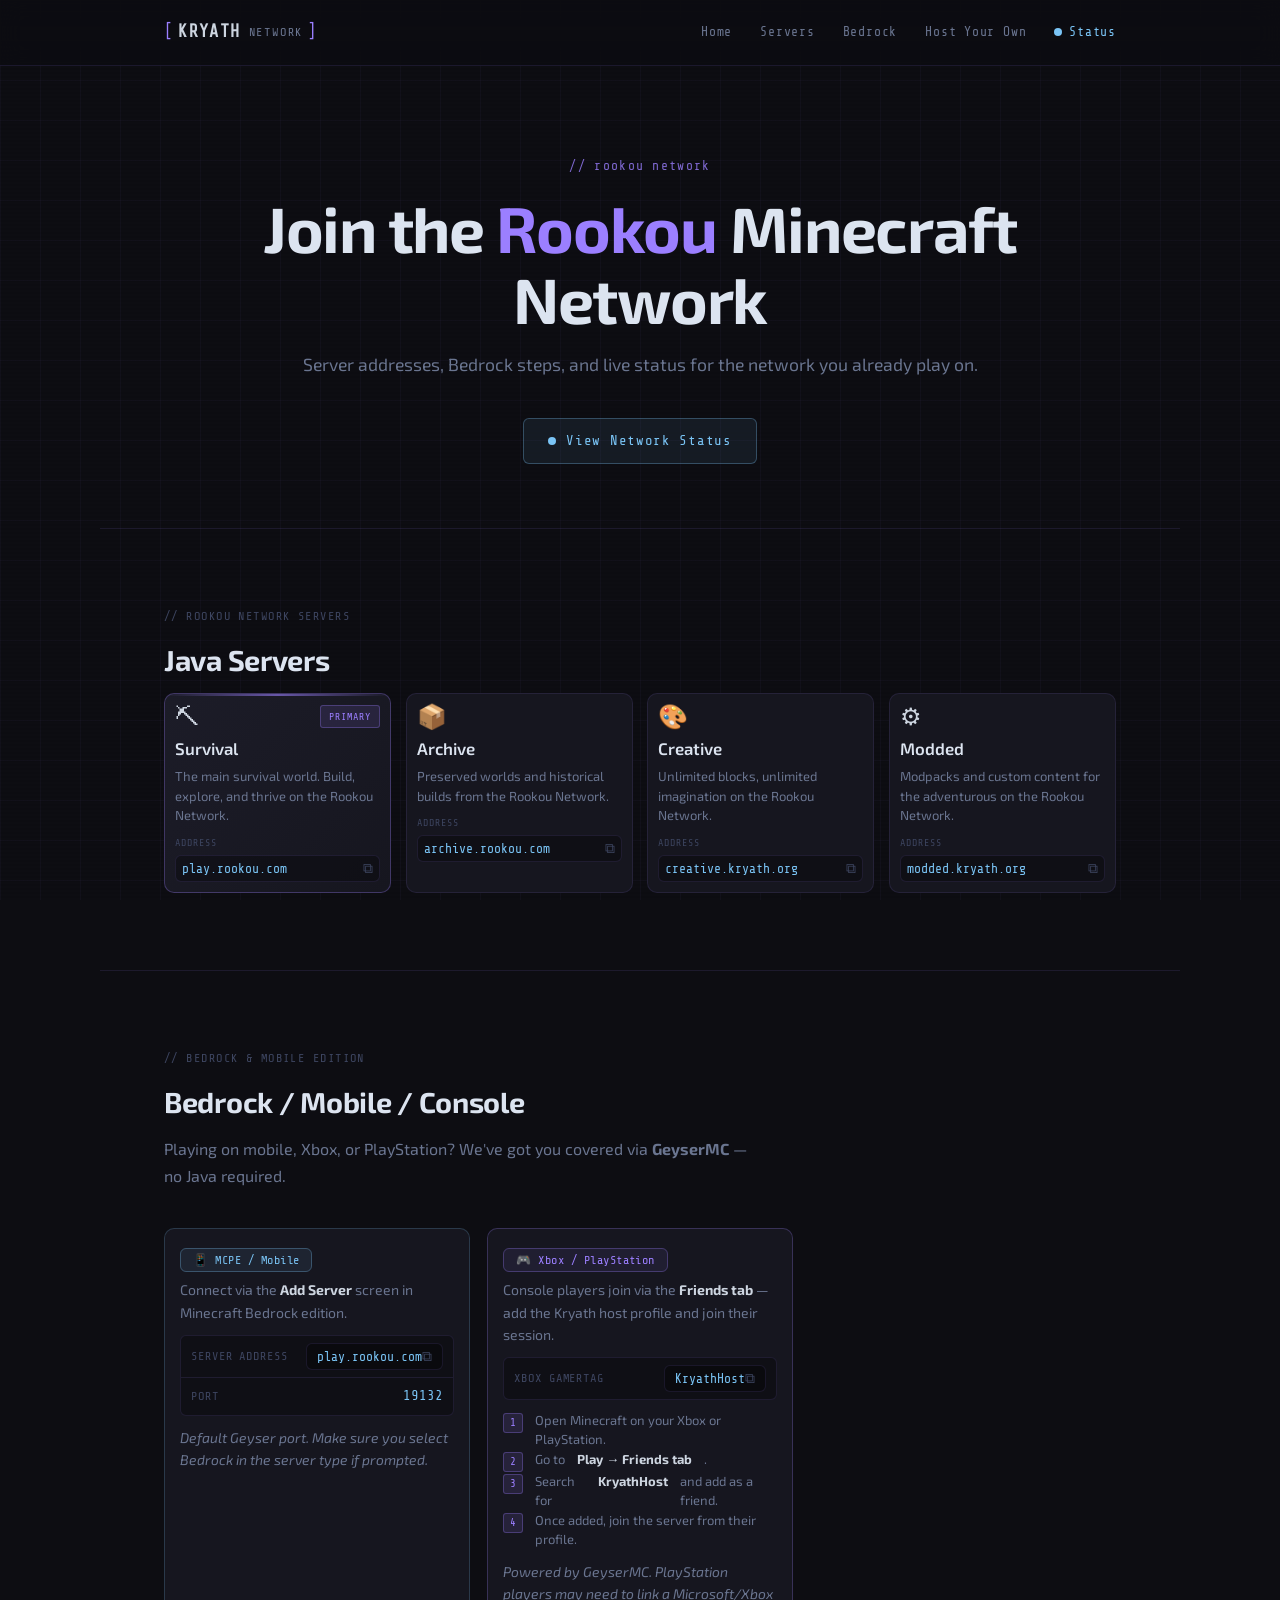
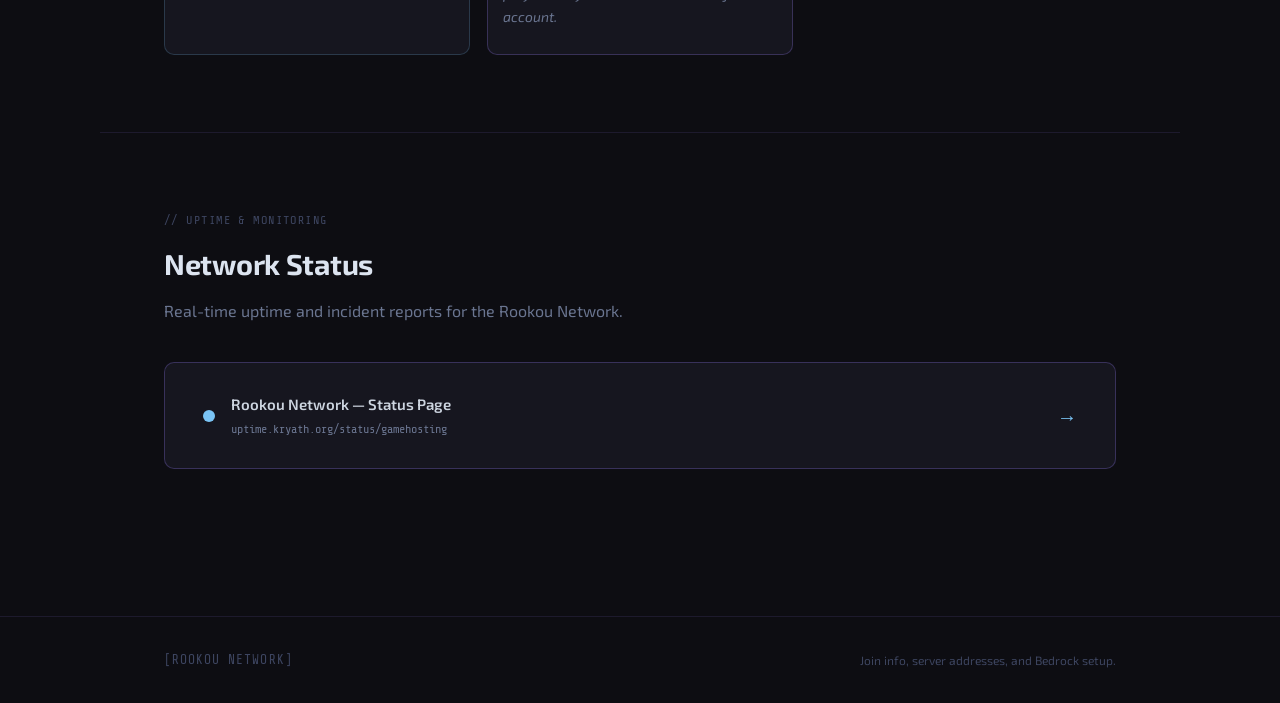
<file: rookounetwork.html>
<!DOCTYPE html>
<html lang="en">
<head>
  <meta charset="UTF-8" />
  <meta name="viewport" content="width=device-width, initial-scale=1.0" />
  <title>Rookou Network | Minecraft Info</title>
  <link rel="preconnect" href="https://fonts.googleapis.com" />
  <link rel="preconnect" href="https://fonts.gstatic.com" crossorigin />
  <link href="https://fonts.googleapis.com/css2?family=Share+Tech+Mono&family=Exo+2:wght@300;400;600;700&display=swap" rel="stylesheet" />
  <link rel="stylesheet" href="style.css" />
</head>
<body>

  <div class="grid-bg" aria-hidden="true"></div>
  <div class="scanline" aria-hidden="true"></div>

  <header>
    <div class="header-inner container">
      <div class="logo">
        <span class="logo-bracket">[</span>
        <span class="logo-text">KRYATH</span>
        <span class="logo-sub">NETWORK</span>
        <span class="logo-bracket">]</span>
      </div>
      <nav>
        <a href="index.html">Home</a>
        <a href="#servers">Servers</a>
        <a href="#bedrock">Bedrock</a>
        <a href="host.html">Host Your Own</a>
        <a href="#status" class="nav-status">
          <span class="pulse-dot"></span>Status
        </a>
      </nav>
    </div>
  </header>

  <main>

    <section class="hero container">
      <div class="hero-tag">// rookou network</div>
      <h1>Join the <span class="accent">Rookou</span> Minecraft Network</h1>
      <p class="hero-sub">Server addresses, Bedrock steps, and live status for the network you already play on.</p>
      <a href="https://uptime.kryath.org/status/gamehosting" target="_blank" rel="noopener" class="btn-status">
        <span class="pulse-dot"></span>
        View Network Status
      </a>
    </section>

    <section id="servers" class="container section">
      <div class="section-label">// rookou network servers</div>
      <h2>Java Servers</h2>
      <div class="server-grid">

        <div class="server-card featured">
          <div class="card-top">
            <div class="server-icon survival" aria-hidden="true">⛏</div>
            <div class="card-badge">Primary</div>
          </div>
          <h3>Survival</h3>
          <p class="card-desc">The main survival world. Build, explore, and thrive on the Rookou Network.</p>
          <div class="address-block">
            <span class="addr-label">Address</span>
            <button class="addr-copy" data-addr="play.rookou.com" onclick="copyAddr(this)">
              <span class="addr-text">play.rookou.com</span>
              <span class="copy-icon">⧉</span>
            </button>
          </div>
        </div>

        <div class="server-card">
          <div class="card-top">
            <div class="server-icon archive" aria-hidden="true">📦</div>
          </div>
          <h3>Archive</h3>
          <p class="card-desc">Preserved worlds and historical builds from the Rookou Network.</p>
          <div class="address-block">
            <span class="addr-label">Address</span>
            <button class="addr-copy" data-addr="archive.rookou.com" onclick="copyAddr(this)">
              <span class="addr-text">archive.rookou.com</span>
              <span class="copy-icon">⧉</span>
            </button>
          </div>
        </div>

        <div class="server-card">
          <div class="card-top">
            <div class="server-icon creative" aria-hidden="true">🎨</div>
          </div>
          <h3>Creative</h3>
          <p class="card-desc">Unlimited blocks, unlimited imagination on the Rookou Network.</p>
          <div class="address-block">
            <span class="addr-label">Address</span>
            <button class="addr-copy" data-addr="creative.kryath.org" onclick="copyAddr(this)">
              <span class="addr-text">creative.kryath.org</span>
              <span class="copy-icon">⧉</span>
            </button>
          </div>
        </div>

        <div class="server-card">
          <div class="card-top">
            <div class="server-icon modded" aria-hidden="true">⚙</div>
          </div>
          <h3>Modded</h3>
          <p class="card-desc">Modpacks and custom content for the adventurous on the Rookou Network.</p>
          <div class="address-block">
            <span class="addr-label">Address</span>
            <button class="addr-copy" data-addr="modded.kryath.org" onclick="copyAddr(this)">
              <span class="addr-text">modded.kryath.org</span>
              <span class="copy-icon">⧉</span>
            </button>
          </div>
        </div>

      </div>
    </section>

    <section id="bedrock" class="container section">
      <div class="section-label">// bedrock &amp; mobile edition</div>
      <h2>Bedrock / Mobile / Console</h2>
      <p class="section-intro">Playing on mobile, Xbox, or PlayStation? We've got you covered via <strong>GeyserMC</strong> — no Java required.
      </p>

      <div class="bedrock-grid">

        <div class="bedrock-card mcpe">
          <div class="bedrock-card-header">
            <span class="platform-badge mcpe-badge">📱 MCPE / Mobile</span>
          </div>
          <p>Connect via the <strong>Add Server</strong> screen in Minecraft Bedrock edition.</p>
          <div class="connection-table">
            <div class="conn-row">
              <span class="conn-key">Server Address</span>
              <button class="addr-copy inline" data-addr="play.rookou.com" onclick="copyAddr(this)">
                <span class="addr-text">play.rookou.com</span>
                <span class="copy-icon">⧉</span>
              </button>
            </div>
            <div class="conn-row">
              <span class="conn-key">Port</span>
              <span class="conn-val mono">19132</span>
            </div>
          </div>
          <p class="card-note">Default Geyser port. Make sure you select <em>Bedrock</em> in the server type if prompted.</p>
        </div>

        <div class="bedrock-card xbox">
          <div class="bedrock-card-header">
            <span class="platform-badge xbox-badge">🎮 Xbox / PlayStation</span>
          </div>
          <p>Console players join via the <strong>Friends tab</strong> — add the Kryath host profile and join their session.</p>
          <div class="connection-table">
            <div class="conn-row">
              <span class="conn-key">Xbox Gamertag</span>
              <button class="addr-copy inline" data-addr="KryathHost" onclick="copyAddr(this)">
                <span class="addr-text">KryathHost</span>
                <span class="copy-icon">⧉</span>
              </button>
            </div>
          </div>
          <ol class="steps">
            <li>Open Minecraft on your Xbox or PlayStation.</li>
            <li>Go to <strong>Play → Friends tab</strong>.</li>
            <li>Search for <strong>KryathHost</strong> and add as a friend.</li>
            <li>Once added, join the server from their profile.</li>
          </ol>
          <p class="card-note">Powered by GeyserMC. PlayStation players may need to link a Microsoft/Xbox account.</p>
        </div>

      </div>
    </section>

    <section id="status" class="container section">
      <div class="section-label">// uptime &amp; monitoring</div>
      <h2>Network Status</h2>
      <p class="section-intro">Real-time uptime and incident reports for the Rookou Network.</p>
      <a href="https://uptime.kryath.org/status/gamehosting" target="_blank" rel="noopener" class="status-banner">
        <div class="status-banner-left">
          <span class="pulse-dot large"></span>
          <div>
            <span class="status-banner-title">Rookou Network — Status Page</span>
            <span class="status-banner-url">uptime.kryath.org/status/gamehosting</span>
          </div>
        </div>
        <span class="status-banner-arrow">→</span>
      </a>
    </section>

  </main>

  <footer>
    <div class="container footer-inner">
      <span class="logo-small">[ROOKOU NETWORK]</span>
      <span class="footer-copy">Join info, server addresses, and Bedrock setup.</span>
    </div>
  </footer>

  <div class="toast" id="toast">Copied to clipboard!</div>

  <script src="main.js"></script>
</body>
</html>
</file>
<file: style.css>
*, *::before, *::after {
  box-sizing: border-box;
  margin: 0;
  padding: 0;
}

:root {
  --bg:          #0d0d12;
  --bg2:         #111118;
  --surface:     #16161f;
  --surface2:    #1c1c28;
  --surface3:    #222230;
  --border:      rgba(120, 100, 200, 0.15);
  --border-bright: rgba(120, 100, 200, 0.35);
  --purple:      #9b7fff;
  --purple-dim:  rgba(155, 127, 255, 0.08);
  --purple-glow: rgba(155, 127, 255, 0.14);
  --purple-dark: #6b50cc;
  --blue:        #7ac4f5;
  --blue-dim:    rgba(122, 196, 245, 0.08);
  --blue-glow:   rgba(122, 196, 245, 0.14);
  --text:        #cdd5e0;
  --text-muted:  #6a7590;
  --text-dim:    #3d4560;
  --yellow:      #f0c060;
  --font-mono:   'Share Tech Mono', monospace;
  --font-body:   'Exo 2', sans-serif;
  --radius:      6px;
  --radius-lg:   10px;
}

html { scroll-behavior: smooth; }

body {
  background: var(--bg);
  color: var(--text);
  font-family: var(--font-body);
  font-size: 16px;
  line-height: 1.7;
  min-height: 100vh;
  overflow-x: hidden;
}

/* grid bg */
.grid-bg {
  position: fixed;
  inset: 0;
  background-image:
    linear-gradient(rgba(120,100,200,0.05) 1px, transparent 1px),
    linear-gradient(90deg, rgba(120,100,200,0.05) 1px, transparent 1px);
  background-size: 40px 40px;
  pointer-events: none;
  z-index: 0;
}
.scanline {
  position: fixed;
  inset: 0;
  background: repeating-linear-gradient(
    0deg,
    transparent,
    transparent 2px,
    rgba(0,0,0,0.04) 2px,
    rgba(0,0,0,0.04) 4px
  );
  pointer-events: none;
  z-index: 0;
}

.container {
  max-width: 1080px;
  margin: 0 auto;
  padding: 0 5%;
  position: relative;
  z-index: 1;
}

/* header */
header {
  position: sticky;
  top: 0;
  z-index: 100;
  background: rgba(13, 13, 18, 0.92);
  backdrop-filter: blur(12px);
  border-bottom: 1px solid var(--border);
}
.header-inner {
  display: flex;
  align-items: center;
  justify-content: space-between;
  padding-top: 1.4%;
  padding-bottom: 1.4%;
}
.logo {
  font-family: var(--font-mono);
  font-size: 17px;
  letter-spacing: 0.08em;
  display: flex;
  align-items: center;
  gap: 4px;
}
.logo-bracket { color: var(--purple); }
.logo-text    { color: var(--text); font-weight: 700; }
.logo-sub     { color: var(--text-muted); font-size: 12px; letter-spacing: 0.15em; margin-left: 4px; }

nav { display: flex; align-items: center; gap: 28px; }
nav a {
  font-family: var(--font-mono);
  font-size: 13px;
  letter-spacing: 0.06em;
  color: var(--text-muted);
  text-decoration: none;
  transition: color 0.2s;
}
nav a:hover { color: var(--purple); }
.nav-status { display: flex; align-items: center; gap: 7px; color: var(--blue) !important; }
.nav-status:hover { color: var(--blue) !important; opacity: 0.8; }

/* pulse dot */
.pulse-dot {
  display: inline-block;
  width: 8px; height: 8px;
  border-radius: 50%;
  background: var(--blue);
  animation: pulse 2s ease-in-out infinite;
  flex-shrink: 0;
}
.pulse-dot.large { width: 12px; height: 12px; }
@keyframes pulse {
  0%,100% { opacity:1; box-shadow: 0 0 0 0 rgba(122,196,245,0.5); }
  50%      { opacity:0.7; box-shadow: 0 0 0 5px rgba(122,196,245,0); }
}

/* hero */
.hero { padding: 7% 5% 5%; text-align: center; }
.hero-tag {
  font-family: var(--font-mono);
  font-size: 13px;
  color: var(--purple);
  letter-spacing: 0.1em;
  margin-bottom: 16px;
  opacity: 0.8;
}
.hero h1 {
  font-size: clamp(2.4rem, 6vw, 4rem);
  font-weight: 700;
  letter-spacing: -0.02em;
  line-height: 1.1;
  margin-bottom: 16px;
  color: #dce4f0;
}
.accent { color: var(--purple); }
.hero-sub { font-size: 1.1rem; color: var(--text-muted); margin-bottom: 4%; }

.btn-status {
  display: inline-flex;
  align-items: center;
  gap: 10px;
  background: var(--blue-dim);
  border: 1px solid rgba(122,196,245,0.3);
  color: var(--blue);
  font-family: var(--font-mono);
  font-size: 14px;
  padding: 10px 24px;
  border-radius: var(--radius);
  text-decoration: none;
  letter-spacing: 0.05em;
  transition: background 0.2s, border-color 0.2s;
}
.btn-status:hover { background: var(--blue-glow); border-color: var(--blue); }
.btn-status.secondary {
  background: transparent;
  color: var(--text);
  border-color: var(--border-bright);
}
.btn-status.secondary:hover {
  background: var(--surface2);
  border-color: var(--blue);
}
.hero-actions {
  display: flex;
  justify-content: center;
  gap: 1.2%;
  flex-wrap: wrap;
}

.embed-shell {
  background: var(--surface);
  border: 1px solid var(--border);
  border-radius: var(--radius-lg);
  padding: 2.5%;
  overflow: hidden;
}
.form-frame {
  display: block;
  width: 100%;
  min-height: 800px;
  border: 0;
  border-radius: var(--radius);
  background: #fff;
}
.dark-form-embed {
  filter: invert(1) hue-rotate(180deg) brightness(0.92) contrast(0.92);
  transform: translateZ(0);
}
.form-fallback {
  display: none;
  margin: 3% auto 0;
}
.form-fallback.is-visible {
  display: inline-flex;
}
.secret-actions {
  display: flex;
  justify-content: center;
  gap: 1.2%;
  flex-wrap: wrap;
  margin-top: 4%;
}

/* sections */
.section { padding: 6% 5%; border-top: 1px solid var(--border); }
.section-label {
  font-family: var(--font-mono);
  font-size: 12px;
  color: var(--text-dim);
  letter-spacing: 0.12em;
  margin-bottom: 10px;
  text-transform: uppercase;
}
.section h2 {
  font-size: 1.8rem;
  font-weight: 700;
  color: #dce4f0;
  margin-bottom: 8px;
  letter-spacing: -0.01em;
}
.section-intro { color: var(--text-muted); max-width: 600px; margin-bottom: 4%; }

/* server cards */
.server-grid {
  display: grid;
  grid-template-columns: repeat(auto-fill, minmax(220px, 1fr));
  gap: 1.5%;
}
.server-card {
  background: var(--surface);
  border: 1px solid var(--border);
  border-radius: var(--radius-lg);
  padding: 4.5%;
  transition: border-color 0.2s, background 0.2s;
  position: relative;
  overflow: hidden;
}
.server-card.card-link,
.bedrock-card.card-link {
  display: block;
  color: inherit;
  text-decoration: none;
  cursor: pointer;
}
.server-card::before {
  content: '';
  position: absolute;
  top: 0; left: 0; right: 0;
  height: 2px;
  background: linear-gradient(90deg, transparent, var(--purple), transparent);
  opacity: 0;
  transition: opacity 0.3s;
}
.server-card:hover { border-color: var(--border-bright); background: var(--surface2); }
.server-card:hover::before { opacity: 1; }
.server-card.featured {
  border-color: rgba(155,127,255,0.3);
  background: linear-gradient(135deg, var(--surface2), var(--surface));
}
.server-card.featured::before { opacity: 0.6; }

.card-top {
  display: flex;
  align-items: center;
  justify-content: space-between;
  margin-bottom: 3%;
}
.server-icon { font-size: 24px; line-height: 1; }
.card-badge {
  font-family: var(--font-mono);
  font-size: 10px;
  letter-spacing: 0.1em;
  background: rgba(155,127,255,0.12);
  color: var(--purple);
  border: 1px solid rgba(155,127,255,0.3);
  padding: 2px 8px;
  border-radius: 3px;
  text-transform: uppercase;
}
.server-card h3 { font-size: 1.05rem; font-weight: 600; color: #dce4f0; margin-bottom: 2%; }
.card-desc { font-size: 13px; color: var(--text-muted); margin-bottom: 4%; line-height: 1.5; }

.address-block { display: flex; flex-direction: column; gap: 4px; }
.addr-label {
  font-family: var(--font-mono);
  font-size: 10px;
  color: var(--text-dim);
  letter-spacing: 0.1em;
  text-transform: uppercase;
}
.addr-copy {
  display: flex;
  align-items: center;
  justify-content: space-between;
  background: rgba(0,0,0,0.3);
  border: 1px solid var(--border);
  border-radius: var(--radius);
  padding: 2% 3%;
  cursor: pointer;
  width: 100%;
  transition: border-color 0.2s, background 0.2s;
}
.addr-copy:hover { border-color: var(--purple); background: var(--purple-glow); }
.addr-copy.copied { border-color: var(--blue); background: var(--blue-dim); }
.addr-text { font-family: var(--font-mono); font-size: 13px; color: var(--blue); }
.copy-icon { font-size: 14px; color: var(--text-dim); transition: color 0.2s; }
.addr-copy:hover .copy-icon { color: var(--purple); }
.addr-copy.static {
  cursor: default;
  pointer-events: none;
  text-decoration: none;
}
.addr-copy.static:hover { border-color: var(--border); background: rgba(0,0,0,0.3); }
.card-note { font-size: 12px; color: var(--text-dim); margin-top: 3%; font-style: italic; }

/* bedrock */
.bedrock-grid {
  display: grid;
  grid-template-columns: repeat(auto-fill, minmax(300px, 1fr));
  gap: 1.8%;
}
.bedrock-card {
  background: var(--surface);
  border: 1px solid var(--border);
  border-radius: var(--radius-lg);
  padding: 5%;
  transition: border-color 0.2s, background 0.2s;
}
.bedrock-card.card-link:hover { border-color: var(--border-bright); background: var(--surface2); }
.bedrock-card.xbox { border-color: rgba(155,127,255,0.25); }
.bedrock-card.mcpe { border-color: rgba(122,196,245,0.2); }
.bedrock-card-header { margin-bottom: 3%; }
.platform-badge {
  font-family: var(--font-mono);
  font-size: 12px;
  padding: 4px 12px;
  border-radius: var(--radius);
  letter-spacing: 0.04em;
}
.mcpe-badge {
  background: var(--blue-dim);
  color: var(--blue);
  border: 1px solid rgba(122,196,245,0.3);
}
.xbox-badge {
  background: var(--purple-dim);
  color: var(--purple);
  border: 1px solid rgba(155,127,255,0.3);
}
.bedrock-card p { font-size: 14px; color: var(--text-muted); margin-bottom: 4%; line-height: 1.6; }
.bedrock-card strong { color: var(--text); }

.connection-table {
  background: rgba(0,0,0,0.3);
  border: 1px solid var(--border);
  border-radius: var(--radius);
  overflow: hidden;
  margin-bottom: 4%;
}
.conn-row {
  display: flex;
  align-items: center;
  justify-content: space-between;
  padding: 2.5% 3.5%;
  gap: 1.2%;
  border-bottom: 1px solid var(--border);
}
.conn-row:last-child { border-bottom: none; }
.conn-key {
  font-family: var(--font-mono);
  font-size: 12px;
  color: var(--text-dim);
  text-transform: uppercase;
  letter-spacing: 0.08em;
  flex-shrink: 0;
}
.conn-val.mono { font-family: var(--font-mono); font-size: 14px; color: var(--blue); }
.addr-copy.inline { padding: 4px 10px; width: auto; }

/* steps */
.steps {
  list-style: none;
  counter-reset: step-counter;
  display: flex;
  flex-direction: column;
  gap: 1%;
  margin-bottom: 4%;
}
.steps li {
  counter-increment: step-counter;
  font-size: 13px;
  color: var(--text-muted);
  display: flex;
  gap: 12px;
  align-items: flex-start;
  line-height: 1.5;
}
.steps li::before {
  content: counter(step-counter);
  font-family: var(--font-mono);
  font-size: 11px;
  color: var(--purple);
  background: rgba(155,127,255,0.12);
  border: 1px solid rgba(155,127,255,0.3);
  width: 20px; height: 20px;
  border-radius: 3px;
  display: flex;
  align-items: center;
  justify-content: center;
  flex-shrink: 0;
  margin-top: 2px;
}
.steps li strong { color: var(--text); }

/* status banner */
.status-banner {
  display: flex;
  align-items: center;
  justify-content: space-between;
  background: var(--surface);
  border: 1px solid var(--border-bright);
  border-radius: var(--radius-lg);
  padding: 3% 4%;
  text-decoration: none;
  transition: background 0.2s, border-color 0.2s;
  margin-bottom: 4%;
}
.status-banner:hover { background: var(--surface2); border-color: var(--blue); }
.status-banner-left { display: flex; align-items: center; gap: 16px; }
.status-banner-title { display: block; font-size: 15px; font-weight: 600; color: var(--text); margin-bottom: 2px; }
.status-banner-url { display: block; font-family: var(--font-mono); font-size: 12px; color: var(--text-muted); }
.status-banner-arrow { font-size: 20px; color: var(--blue); transition: transform 0.2s; }
.status-banner:hover .status-banner-arrow { transform: translateX(4px); }

/* footer */
footer { border-top: 1px solid var(--border); padding: 2.5% 0; margin-top: 2.5%; position: relative; z-index: 1; }
.footer-inner { display: flex; align-items: center; justify-content: space-between; }
.logo-small { font-family: var(--font-mono); font-size: 13px; color: var(--text-dim); letter-spacing: 0.08em; }
.footer-copy { font-size: 12px; color: var(--text-dim); }

/* toast */
.toast {
  position: fixed;
  bottom: 28px;
  left: 50%;
  transform: translateX(-50%) translateY(12px);
  background: var(--purple);
  color: #0d0a1e;
  font-family: var(--font-mono);
  font-size: 13px;
  font-weight: 700;
  padding: 8px 20px;
  border-radius: var(--radius);
  opacity: 0;
  pointer-events: none;
  transition: opacity 0.2s, transform 0.2s;
  z-index: 9999;
  letter-spacing: 0.06em;
}
.toast.show { opacity: 1; transform: translateX(-50%) translateY(0); }

/* responsive */
@media (max-width: 600px) {
  nav { gap: 4%; }
  .nav-status span:not(.pulse-dot) { display: none; }
  .hero { padding: 12% 5% 8%; }
  .hero-actions { flex-direction: column; align-items: stretch; }
  .hero-actions .btn-status { justify-content: center; }
  .embed-shell { padding: 3.5%; }
  .form-frame { min-height: 560px; }
  .server-grid { grid-template-columns: 1fr 1fr; }
  .bedrock-grid { grid-template-columns: 1fr; }
  .footer-inner { flex-direction: column; gap: 2%; text-align: center; }
}
@media (max-width: 420px) {
  .server-grid { grid-template-columns: 1fr; }
}
</file>
